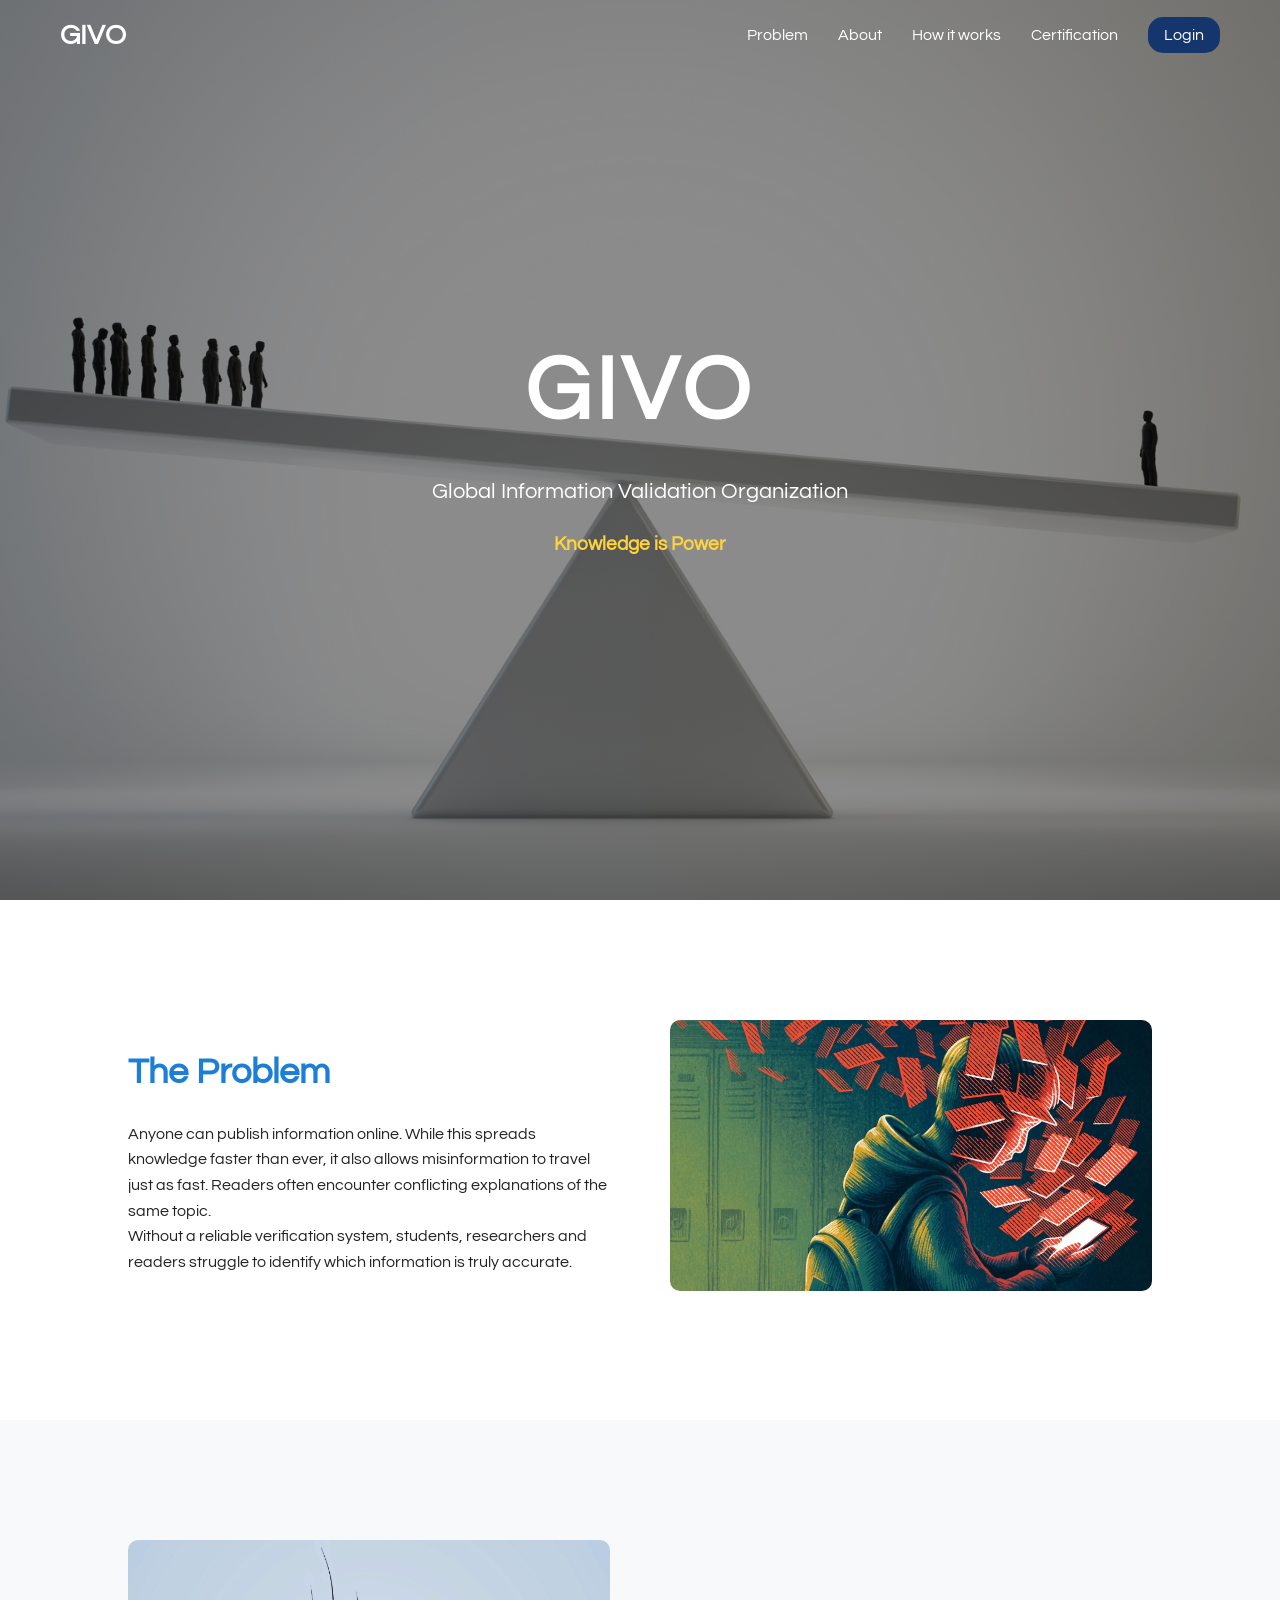
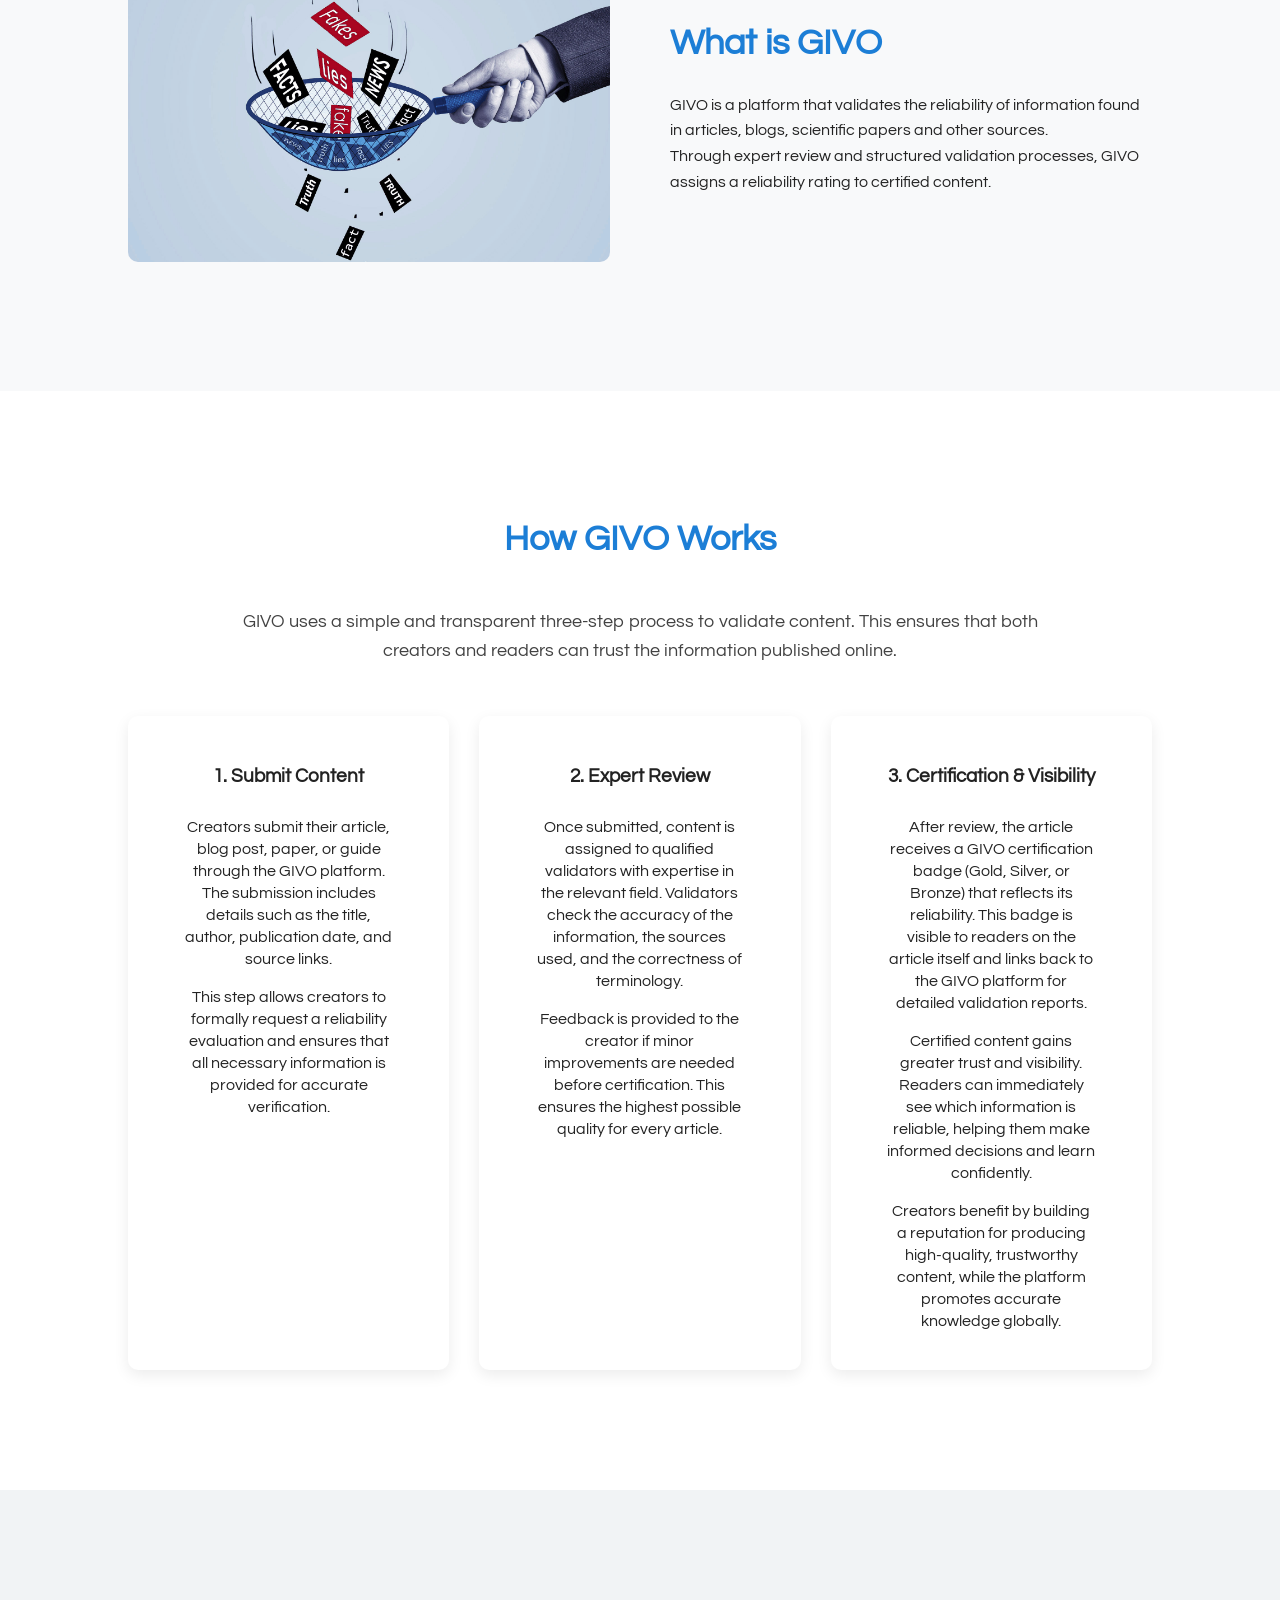
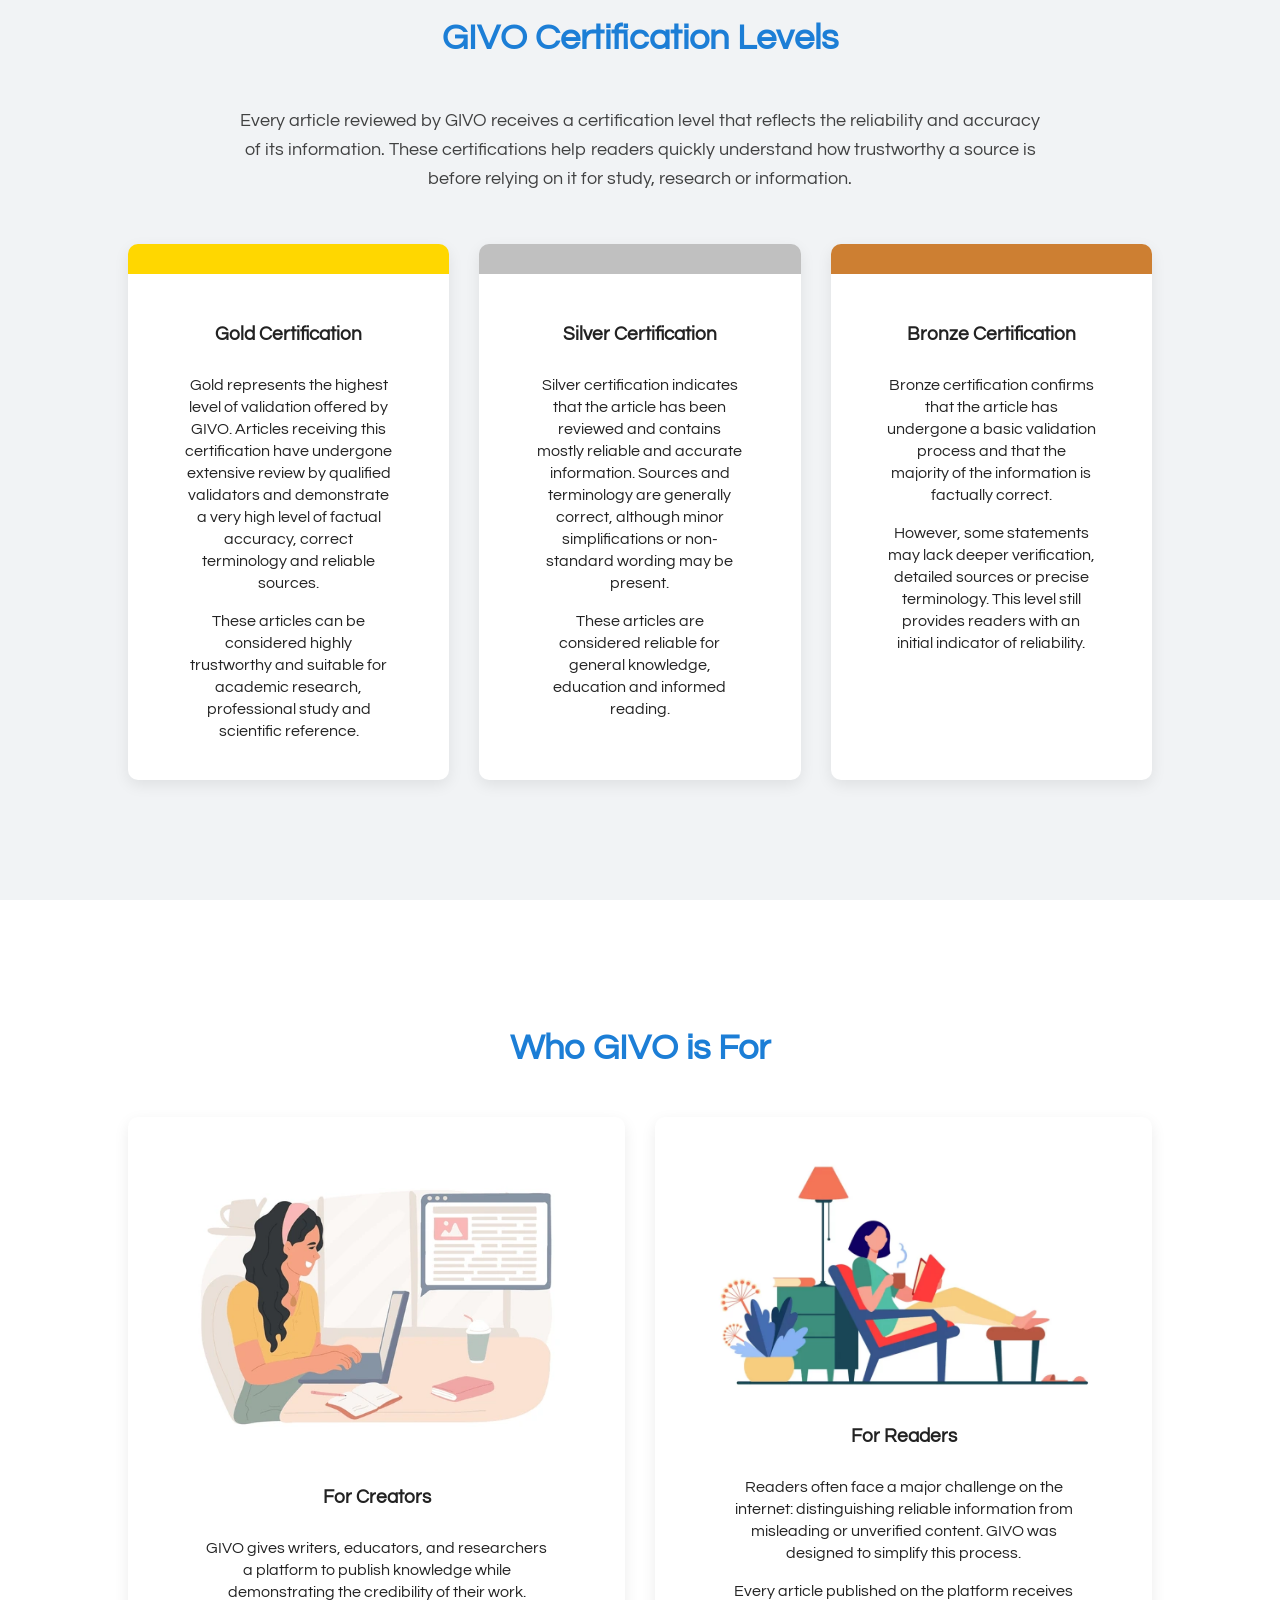
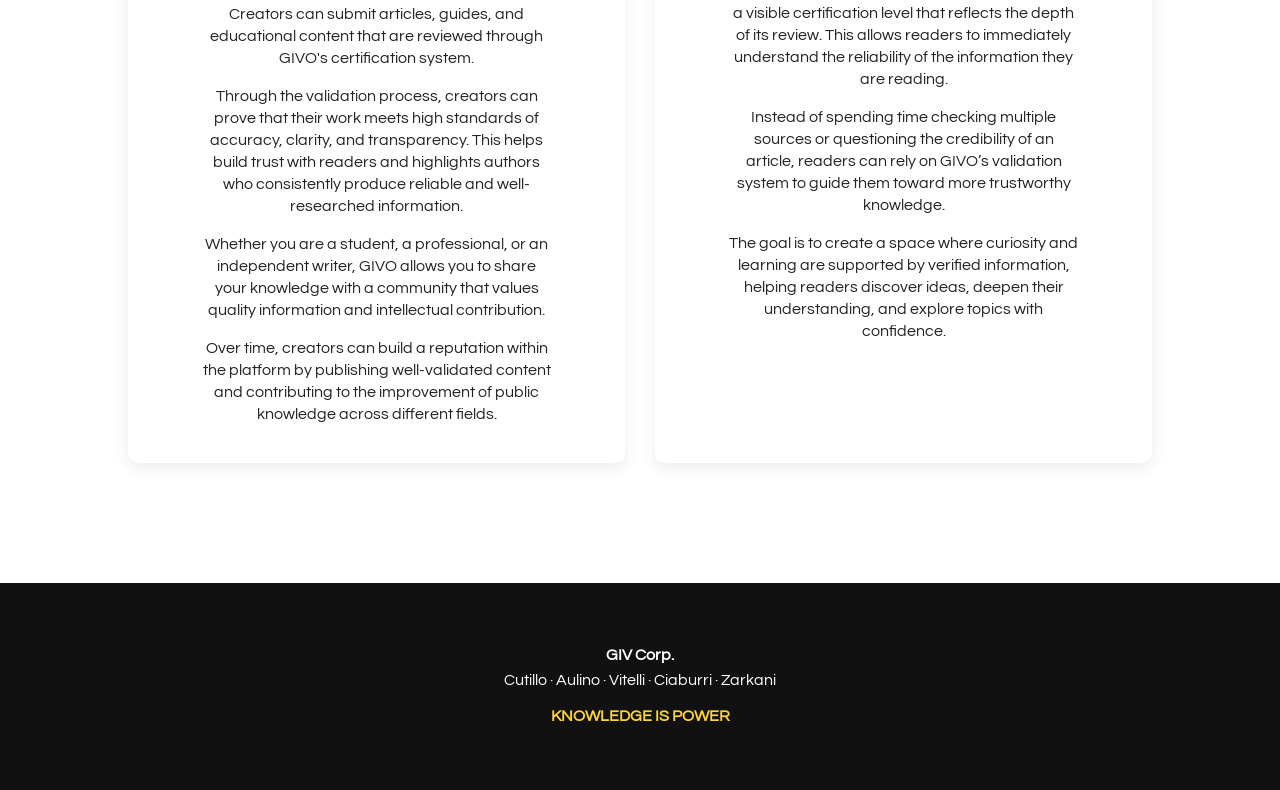
<file: index.html>
<!DOCTYPE html>
<html lang="en">

<head>
<meta charset="UTF-8">
<title>GIVO - Global Information Validation Organization</title>

<link rel="preconnect" href="https://fonts.googleapis.com">
<link rel="preconnect" href="https://fonts.gstatic.com" crossorigin>

<link href="https://fonts.googleapis.com/css2?family=Questrial&display=swap" rel="stylesheet">

<link rel="stylesheet" href="style.css">

</head>

<body>

<header>

<nav class="navbar">

<div class="logo">GIVO</div>

<ul class="nav-links">
<li><a href="#problem">Problem</a></li>
<li><a href="#about">About</a></li>
<li><a href="#how">How it works</a></li>
<li><a href="#certification">Certification</a></li>
<li><a id="login-btn-navbar" href="dashboard.html">Login</a></li>
</ul>

</nav>

</header>


<!-- HERO -->

<section class="hero">

<div class="hero-content">

<h1>GIVO</h1>

<p>Global Information Validation Organization</p>

<h3 class="motto">Knowledge is Power</h3>

</div>

</section>


<!-- PROBLEM -->

<section class="split-section" id="problem">

<div class="split-text">

<h2>The Problem</h2>

<p>
Anyone can publish information online. While this spreads knowledge
faster than ever, it also allows misinformation to travel just as fast.
Readers often encounter conflicting explanations of the same topic.
</p>

<p>
Without a reliable verification system, students, researchers
and readers struggle to identify which information is truly accurate.
</p>

</div>

<div class="split-image">

<img src="misinformation.webp" alt="misinformation">

</div>

</section>


<!-- ABOUT -->

<section class="split-section alt" id="about">

<div class="split-image">

<img src="validation.jpg" alt="verification">

</div>

<div class="split-text">

<h2>What is GIVO</h2>

<p>
GIVO is a platform that validates the reliability of information
found in articles, blogs, scientific papers and other sources.
</p>

<p>
Through expert review and structured validation processes,
GIVO assigns a reliability rating to certified content.
</p>

</div>

</section>


<!-- HOW IT WORKS -->

<section class="section" id="how">

<h2>How GIVO Works</h2>

<p class="how-intro">
GIVO uses a simple and transparent three-step process to validate
content. This ensures that both creators and readers can trust
the information published online.
</p>

<div class="cards">

<div class="card">

<h3>1. Submit Content</h3>

<p>
Creators submit their article, blog post, paper, or guide
through the GIVO platform. The submission includes details
such as the title, author, publication date, and source links.
</p>

<p>
This step allows creators to formally request a reliability
evaluation and ensures that all necessary information is
provided for accurate verification.
</p>

</div>


<div class="card">

<h3>2. Expert Review</h3>

<p>
Once submitted, content is assigned to qualified validators
with expertise in the relevant field. Validators check the
accuracy of the information, the sources used, and the
correctness of terminology.
</p>

<p>
Feedback is provided to the creator if minor improvements
are needed before certification. This ensures the highest
possible quality for every article.
</p>

</div>


<div class="card">

<h3>3. Certification & Visibility</h3>

<p>
After review, the article receives a GIVO certification badge
(Gold, Silver, or Bronze) that reflects its reliability.
This badge is visible to readers on the article itself and
links back to the GIVO platform for detailed validation reports.
</p>

<p>
Certified content gains greater trust and visibility. Readers
can immediately see which information is reliable, helping
them make informed decisions and learn confidently.
</p>

<p>
Creators benefit by building a reputation for producing
high-quality, trustworthy content, while the platform
promotes accurate knowledge globally.
</p>

</div>

</div>

</section>


<!-- CERTIFICATION -->

<section class="section alt" id="certification">

<h2>GIVO Certification Levels</h2>

<p class="cert-intro">
Every article reviewed by GIVO receives a certification level that
reflects the reliability and accuracy of its information.
These certifications help readers quickly understand how trustworthy
a source is before relying on it for study, research or information.
</p>

<div class="cards">

<div class="card gold">

<h3>Gold Certification</h3>

<p>
Gold represents the highest level of validation offered by GIVO.
Articles receiving this certification have undergone extensive
review by qualified validators and demonstrate a very high level
of factual accuracy, correct terminology and reliable sources.
</p>

<p>
These articles can be considered highly trustworthy and suitable
for academic research, professional study and scientific reference.
</p>

</div>


<div class="card silver">

<h3>Silver Certification</h3>

<p>
Silver certification indicates that the article has been reviewed
and contains mostly reliable and accurate information.
Sources and terminology are generally correct, although minor
simplifications or non-standard wording may be present.
</p>

<p>
These articles are considered reliable for general knowledge,
education and informed reading.
</p>

</div>


<div class="card bronze">

<h3>Bronze Certification</h3>

<p>
Bronze certification confirms that the article has undergone a
basic validation process and that the majority of the information
is factually correct.
</p>

<p>
However, some statements may lack deeper verification,
detailed sources or precise terminology.
This level still provides readers with an initial indicator
of reliability.
</p>

</div>

</div>

</section>


<!-- USERS -->

<section class="section" id="services">

<h2>Who GIVO is For</h2>

<div class="cards">

<div class="card">

<img src="blogger.webp" alt="Content creators">

<h3>For Creators</h3>

<p>
GIVO gives writers, educators, and researchers a platform to publish
knowledge while demonstrating the credibility of their work.
Creators can submit articles, guides, and educational content that
are reviewed through GIVO's certification system.
</p>

<p>
Through the validation process, creators can prove that their work
meets high standards of accuracy, clarity, and transparency.
This helps build trust with readers and highlights authors who
consistently produce reliable and well-researched information.
</p>

<p>
Whether you are a student, a professional, or an independent writer,
GIVO allows you to share your knowledge with a community that values
quality information and intellectual contribution.
</p>

<p>
Over time, creators can build a reputation within the platform by
publishing well-validated content and contributing to the improvement
of public knowledge across different fields.
</p>

</div>


<div class="card">

<img src="reader.webp" alt="Readers">

<h3>For Readers</h3>

<p>
Readers often face a major challenge on the internet:
distinguishing reliable information from misleading or
unverified content.
GIVO was designed to simplify this process.
</p>

<p>
Every article published on the platform receives a visible
certification level that reflects the depth of its review.
This allows readers to immediately understand the reliability
of the information they are reading.
</p>

<p>
Instead of spending time checking multiple sources or
questioning the credibility of an article, readers can rely
on GIVO’s validation system to guide them toward more
trustworthy knowledge.
</p>

<p>
The goal is to create a space where curiosity and learning
are supported by verified information, helping readers
discover ideas, deepen their understanding, and explore
topics with confidence.
</p>

</div>

</div>

</section>

<footer>

<b>GIV Corp.</b>

<p>Cutillo · Aulino · Vitelli · Ciaburri · Zarkani</p>

<p class="footer-motto">KNOWLEDGE IS POWER</p>

</footer>

</body>
</html>
</file>
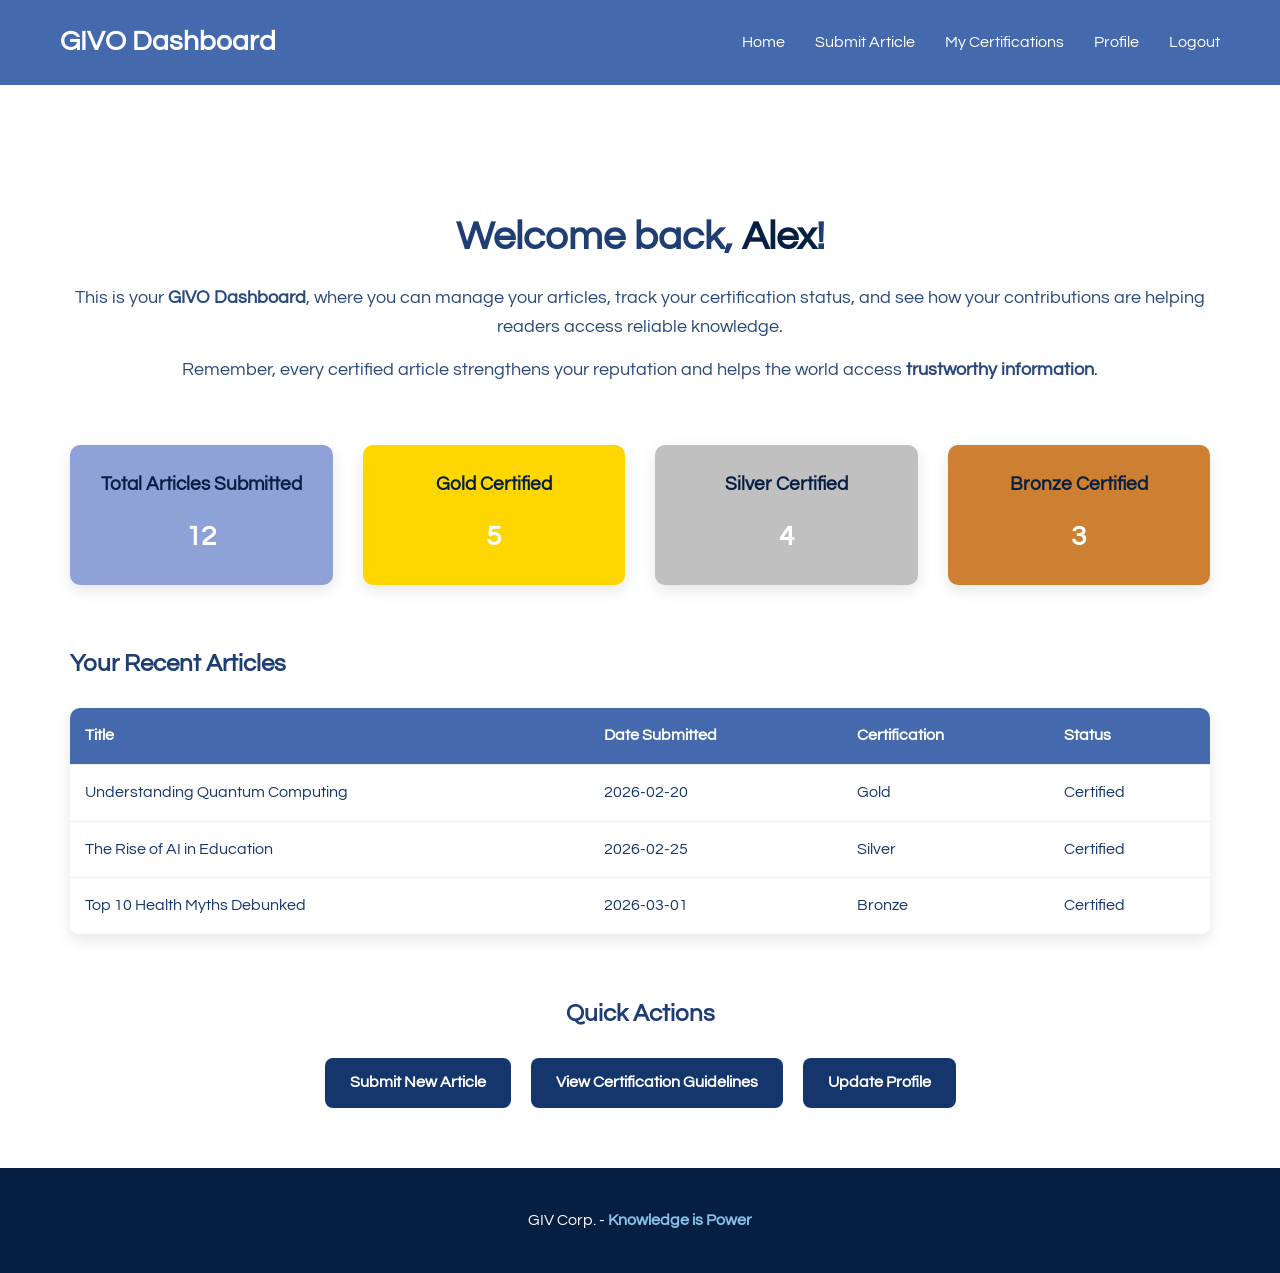
<file: dashboard.html>
<!DOCTYPE html>
<html lang="en">
<head>
<meta charset="UTF-8">
<title>GIVO Dashboard</title>
<link rel="preconnect" href="https://fonts.googleapis.com">
<link rel="preconnect" href="https://fonts.gstatic.com" crossorigin>
<link href="https://fonts.googleapis.com/css2?family=Questrial&display=swap" rel="stylesheet">
<link rel="stylesheet" href="dashboard.css">
</head>
<body>

<header class="dashboard-header">
  <div class="logo" onclick="location.href='index.html'">GIVO Dashboard</div>
  <nav class="dashboard-nav">
    <ul>
      <li><a href="#">Home</a></li>
      <li><a href="#">Submit Article</a></li>
      <li><a href="#">My Certifications</a></li>
      <li><a href="profile.html">Profile</a></li>
      <li><a href="index.html">Logout</a></li>
    </ul>
  </nav>
</header>

<main class="dashboard-main">

  <!-- Welcome Section -->
  <section class="welcome">
    <h1>Welcome back, <span class="username">Alex</span>!</h1>
    <p>
      This is your <strong>GIVO Dashboard</strong>, where you can manage your articles,
      track your certification status, and see how your contributions are helping
      readers access reliable knowledge.
    </p>
    <p>
      Remember, every certified article strengthens your reputation and helps
      the world access <strong>trustworthy information</strong>.
    </p>
  </section>

  <!-- Overview Cards -->
  <section class="overview-cards">
    <div class="card total">
      <h3>Total Articles Submitted</h3>
      <p><strong>12</strong></p>
    </div>
    <div class="card gold">
      <h3>Gold Certified</h3>
      <p><strong>5</strong></p>
    </div>
    <div class="card silver">
      <h3>Silver Certified</h3>
      <p><strong>4</strong></p>
    </div>
    <div class="card bronze">
      <h3>Bronze Certified</h3>
      <p><strong>3</strong></p>
    </div>
  </section>

  <!-- Recent Articles Table -->
  <section class="recent-articles">
    <h2>Your Recent Articles</h2>
    <table>
      <thead>
        <tr>
          <th>Title</th>
          <th>Date Submitted</th>
          <th>Certification</th>
          <th>Status</th>
        </tr>
      </thead>
      <tbody>
        <tr>
          <td>Understanding Quantum Computing</td>
          <td>2026-02-20</td>
          <td>Gold</td>
          <td>Certified</td>
        </tr>
        <tr>
          <td>The Rise of AI in Education</td>
          <td>2026-02-25</td>
          <td>Silver</td>
          <td>Certified</td>
        </tr>
        <tr>
          <td>Top 10 Health Myths Debunked</td>
          <td>2026-03-01</td>
          <td>Bronze</td>
          <td>Certified</td>
        </tr>
      </tbody>
    </table>
  </section>

  <!-- Quick Actions -->
  <section class="quick-actions">
    <h2>Quick Actions</h2>
    <div class="actions">
      <a href="#" class="btn">Submit New Article</a>
      <a href="#" class="btn">View Certification Guidelines</a>
      <a href="profile.html" class="btn">Update Profile</a>
    </div>
  </section>

</main>

<footer class="dashboard-footer">
  <p>GIV Corp. - <strong>Knowledge is Power</strong></p>
</footer>

</body>
</html>
</file>
<file: style.css>
*{
margin:0;
padding:0;
box-sizing:border-box;
font-family:Questrial;
}

body{
line-height:1.6;
color:#222;
}

/* NAVBAR */

.navbar{
position:absolute;
top:0;
width:100%;
height: 8vh;
padding:20px 60px;
display:flex;
justify-content:space-between;
align-items:center;
z-index:10;
}

.logo{
font-size:28px;
font-weight:bold;
color:white;
}

.nav-links{
list-style:none;
display:flex;
}

.nav-links li{
margin-left:30px;
}

.nav-links a{
text-decoration:none;
color: white;
transition:0.3s;
}

.nav-links a:hover{
color:#1c7ed6;
}

#login-btn-navbar{
background:#14366D;
color:white;
padding:10px 16px;
border-radius:15px;
}


/* HERO */

.hero{
height:100vh;

background:
linear-gradient(rgba(0,0,0,0.45),rgba(0,0,0,0.45)),
url(homepage-bg.jpg) center/cover;

display:flex;
justify-content:center;
align-items:center;
text-align:center;
}

.hero h1{
font-size:90px;
color:white;
letter-spacing:5px;
}

.hero p{
color:white;
font-size:22px;
margin-top:10px;
}

.motto{
color:#ffd43b;
margin:20px 0;
}

.btn{
background:#ffd43b;
padding:14px 30px;
border-radius:6px;
text-decoration:none;
color:black;
font-weight:bold;
transition:0.3s;
}

.btn:hover{
background:white;
}


/* SPLIT SECTIONS */

.split-section{
display:flex;
align-items:center;
justify-content:center;
padding:120px 10%;
gap:60px;
}

.split-section.alt{
background:#f8f9fa;
}

.split-text{
flex:1;
}

.split-text h2{
font-size:36px;
margin-bottom:20px;
color:#1c7ed6;
}

.split-image{
flex:1;
}

.split-image img{
width:100%;
border-radius:10px;
}


/* NORMAL SECTIONS */

.section{
padding:120px 10%;
text-align:center;
min-height: 80vh;
}

.section.alt{
background:#f1f3f5;
}

.section h2{
font-size:36px;
margin-bottom:40px;
color:#1c7ed6;
}


/* CARDS */

.cards{
display:grid;
grid-template-columns:repeat(auto-fit,minmax(220px,1fr));
gap:30px;
}

.card{
background:white;
padding:30px;
border-radius:10px;
box-shadow:0 5px 15px rgba(0,0,0,0.08);
transition:0.3s;
cursor: pointer;
display: flex;
flex-direction: column;
align-items: center;
}

.card h3{
    margin: 16px 0px;
}

.card:hover{
transform:translateY(-15px);
}

.card img {
    max-width: 100%;
    border-radius: inherit;
    max-height: 50%;
}

.card p{
    margin: 8px 0px;
    line-height: 22px;
    width: 80%;
}

.how-intro{
max-width:800px;
margin:auto;
margin-bottom:50px;
font-size:18px;
opacity:0.85;
}


/* CERTIFICATION COLORS */

.gold{
border-top:30px solid gold;
}

.silver{
border-top:30px solid silver;
}

.bronze{
border-top:30px solid #cd7f32;
}

.cert-intro{
max-width:800px;
margin:auto;
margin-bottom:50px;
font-size:18px;
opacity:0.85;
}


/* FOOTER */

footer{
background:#111;
color:white;
text-align:center;
padding:60px;
}

.footer-motto{
color:#ffd43b;
margin-top:10px;
font-weight:bold;
}

footer b{
    margin: 16px 0px;
}
</file>
<file: dashboard.css>
*{
  margin:0;
  padding:0;
  box-sizing:border-box;
  font-family: Questrial;
}

body{
  background:white;
  color:#14366D;
  line-height:1.6;
}

/* HEADER */

.dashboard-header{
  display:flex;
  justify-content:space-between;
  align-items:center;
  padding:20px 60px;
  background:#4569AD;
  color:white;
  position:sticky;
  top:0;
  z-index:10;
}

.dashboard-header .logo{
  font-size:28px;
  font-weight:bold;
  color:white;
  cursor: pointer;
}

.dashboard-nav ul{
  list-style:none;
  display:flex;
}

.dashboard-nav li{
  margin-left:30px;
}

.dashboard-nav a{
  text-decoration:none;
  color:white;
  transition:0.3s;
}

tr{
  cursor: pointer;
}

.dashboard-nav a:hover{
  opacity: 80%;
}

/* MAIN */

.dashboard-main{
  max-width:1200px;
  margin:120px auto 60px auto;
  padding:0 30px;
}

/* WELCOME */

.welcome{
  text-align:center;
  margin-bottom:60px;
}

.welcome h1{
  font-size:40px;
  color:#1F3F74;
}

.welcome .username{
  color:#081F44;
}

.welcome p{
  margin-top:15px;
  font-size:18px;
  opacity:0.9;
}

/* OVERVIEW CARDS */

.overview-cards{
  display:grid;
  grid-template-columns:repeat(auto-fit,minmax(200px,1fr));
  gap:30px;
  margin-bottom:60px;
}

.total{
 background:#8EA2D7;
}

.overview-cards .card{
  padding:25px;
  border-radius:10px;
  text-align:center;
  box-shadow:0 5px 15px rgba(0,0,0,0.1);
  transition:0.3s;
  color:white;
  cursor: pointer;
}

.overview-cards .card:hover{
  transform:translateY(-5px);
}

.overview-cards h3{
  margin-bottom:15px;
  color:#081F44;
}

.overview-cards p{
  font-size:28px;
  font-weight:bold;
}

/* RECENT ARTICLES TABLE */

.recent-articles{
  margin-bottom:60px;
}

.recent-articles h2{
  margin-bottom:25px;
  color:#1F3F74;
}

.recent-articles table{
  width:100%;
  border-collapse:collapse;
  background:white;
  border-radius:10px;
  overflow:hidden;
  box-shadow:0 5px 15px rgba(0,0,0,0.1);
}

.recent-articles th, .recent-articles td{
  padding:15px;
  text-align:left;
  border-bottom:1px solid #eee;
}

.recent-articles th{
  background:#4569AD;
  color:white;
  font-weight:bold;
}

.recent-articles tr:hover{
  background:#E0E9F8;
}

/* QUICK ACTIONS */

.quick-actions h2{
  margin-bottom:25px;
  text-align:center;
  color:#1F3F74;
}

.actions{
  display:flex;
  flex-wrap:wrap;
  justify-content:center;
  gap:20px;
}

.actions .btn{
  background:#14366D;
  color:white;
  text-decoration:none;
  padding:12px 25px;
  border-radius:8px;
  font-weight:bold;
  transition:0.3s;
}

.actions .btn:hover{
  background:#1F3F74;
}

/* FOOTER */

.dashboard-footer{
  text-align:center;
  padding:40px 20px;
  background:#081F44;
  color:white;
}

.dashboard-footer strong{
  color:#87C3E8;
}

.gold{
background-color:gold;
}

.silver{
background-color: silver;
}

.bronze{
background-color:  #cd7f32;
}
</file>
